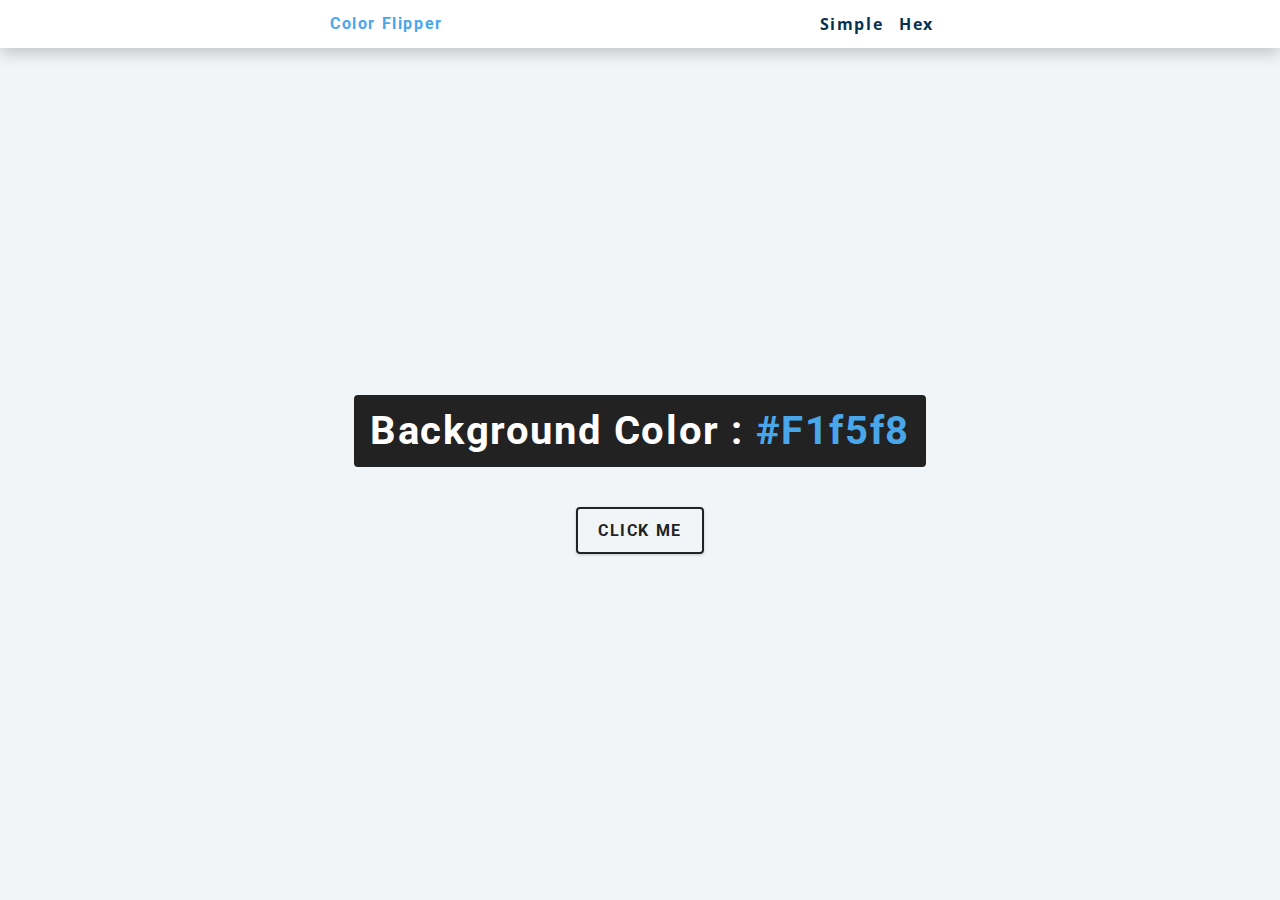
<file: 01_colorflipper/index.html>
<!DOCTYPE html>
<html lang="en">
    <head>
        <meta charset="UTF-8" />
        <meta name="viewport" content="width=device-width, initial-scale=1.0" />
        <title>Counter</title>
        <link rel="stylesheet" href="styles.css" />
    </head>
    <body>
        <nav>
            <div class="nav-center">
                <h4>color flipper</h4>
                <ul class="nav-links">
                    <li>
                        <a href="index.html">simple</a>
                    </li>
                    <li>
                        <a href="hex.html">hex</a>
                    </li> 
                </ul>
            </div>
        </nav>
        <main>
            <div class="container">
                <h2>background color : <span class="color">
                    #f1f5f8
                </span></h2>
                <button class="btn btn-hero" id="btn">click me</button>
            </div>
        </main>
        <script src="app.js"></script>
    </body>
</html>
</file>
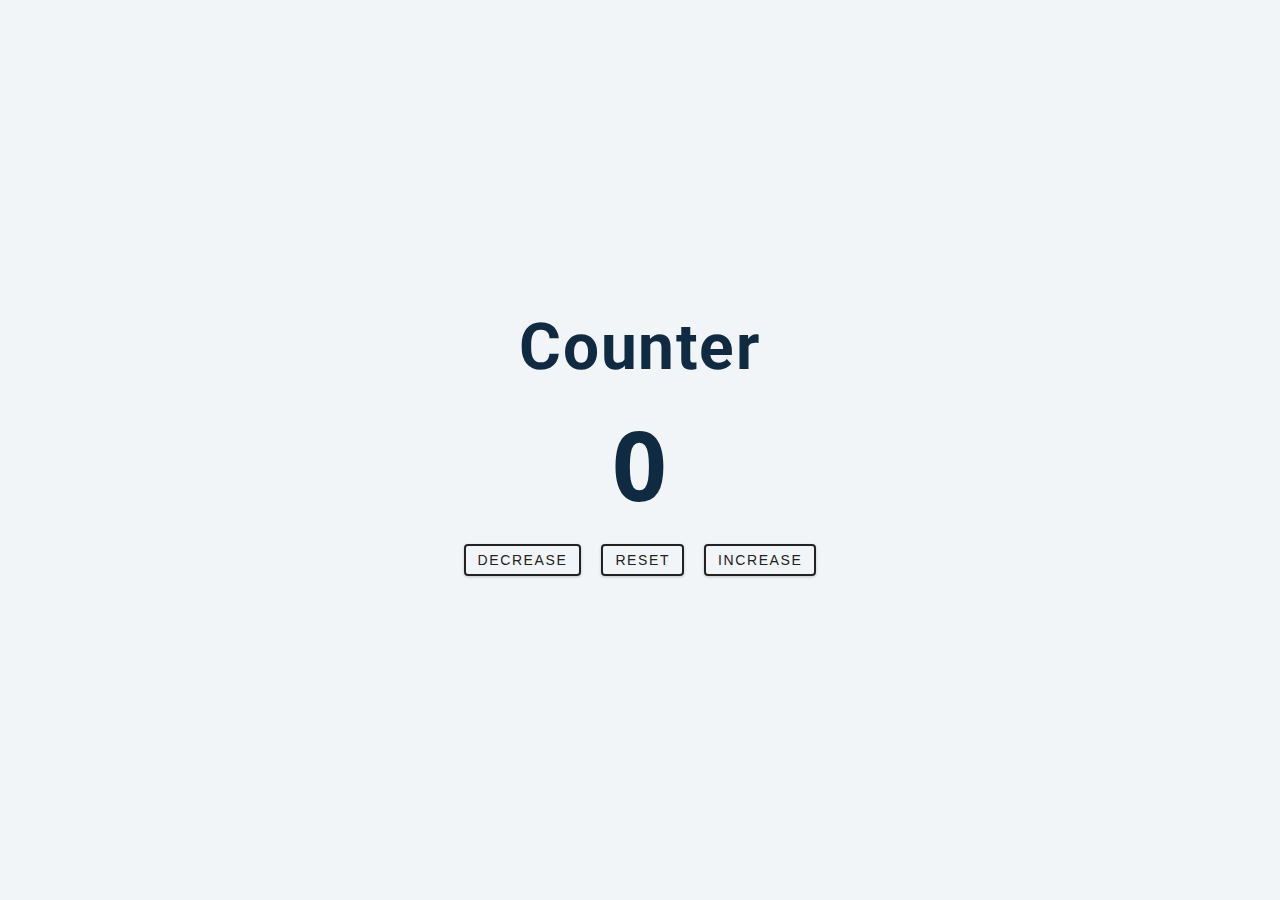
<file: 02_counter/index.html>
<!DOCTYPE html>
<html lang="en">
    <head>
        <meta charset="UTF-8" />
        <meta name="viewport" content="width=device-width, initial-scale=1.0" />
        <title>Color Flipper || Simple</title>
        <link rel="stylesheet" href="styles.css" />
    </head>
    <body>
        <main>
            <div class="container">
                <h1>
                    Counter
                </h1>
                <span id="value">0</span>
                <div class="button-container">
                    <button class="btn decrease">decrease</button>
                    <button class="btn reset">reset</button>
                    <button class="btn increase">increase</button>
                </div>
            </div>
        </main>
        <script src="app.js"></script>
    </body>
</html>
</file>
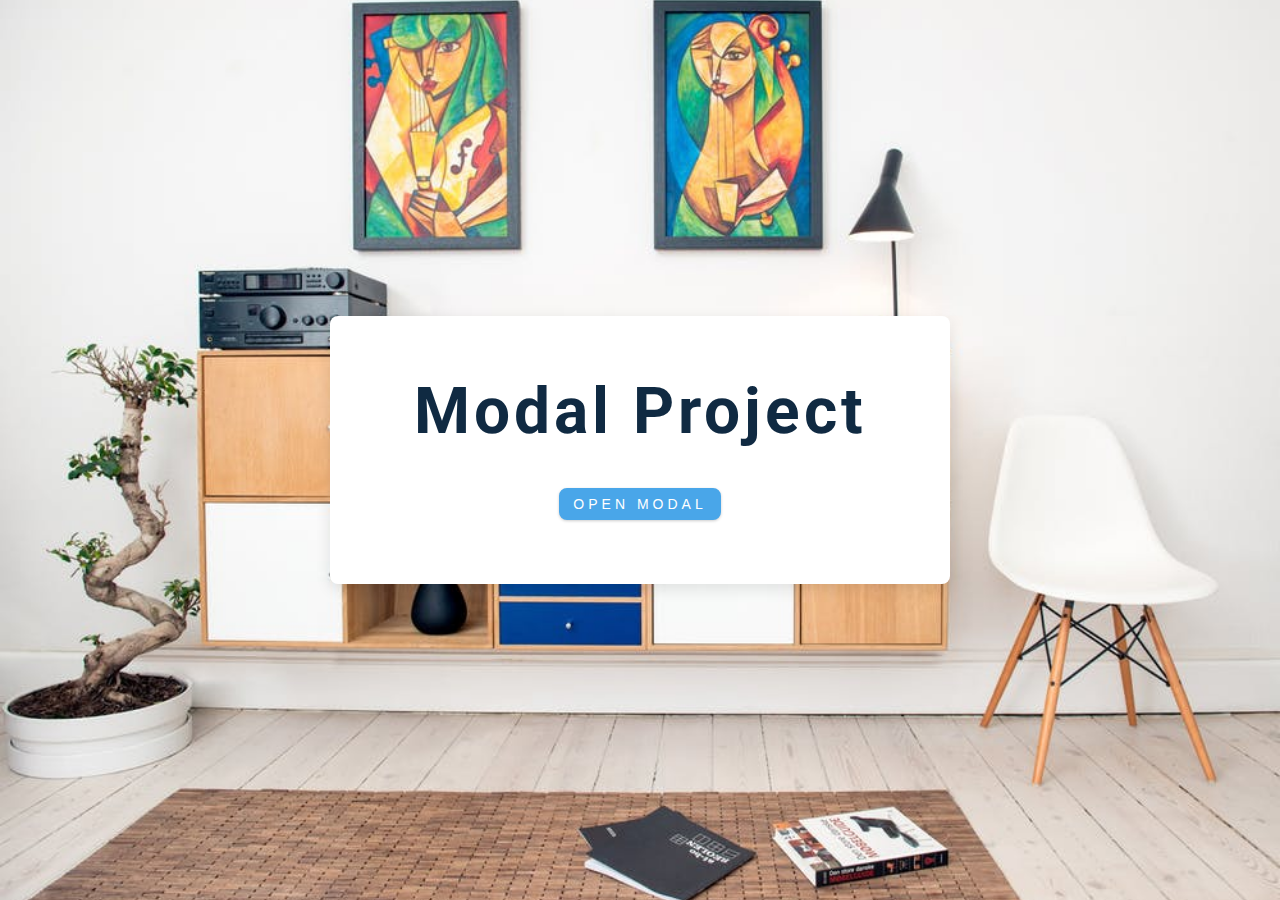
<file: 06_modal/index.html>
<!DOCTYPE html>
<html lang="en">
    <head>
        <meta charset="UTF-8" />
        <meta name="viewport" content="width=device-width, initial-scale=1.0" />
        <title>Modal</title>
        <link rel="stylesheet" href="https://cdnjs.cloudflare.com/ajax/libs/font-awesome/5.14.0/css/all.min.css" />
        <link rel="stylesheet" href="styles.css" />
    </head>
    <body>
        <header class="hero">
        <div class="banner">
            <h1>modal project</h1>
            <button class="btn modal-btn">
                open modal
            </button>
        </div>    
        </header>
        <div class="modal-overlay">
            <div class="modal-container">
              <h3>modal content</h3>
              <button class="close-btn">
                <i class="fas fa-times"></i>
              </button>  
            </div>
        </div>
        <script src="app.js"></script>
    </body>
</html>
</file>
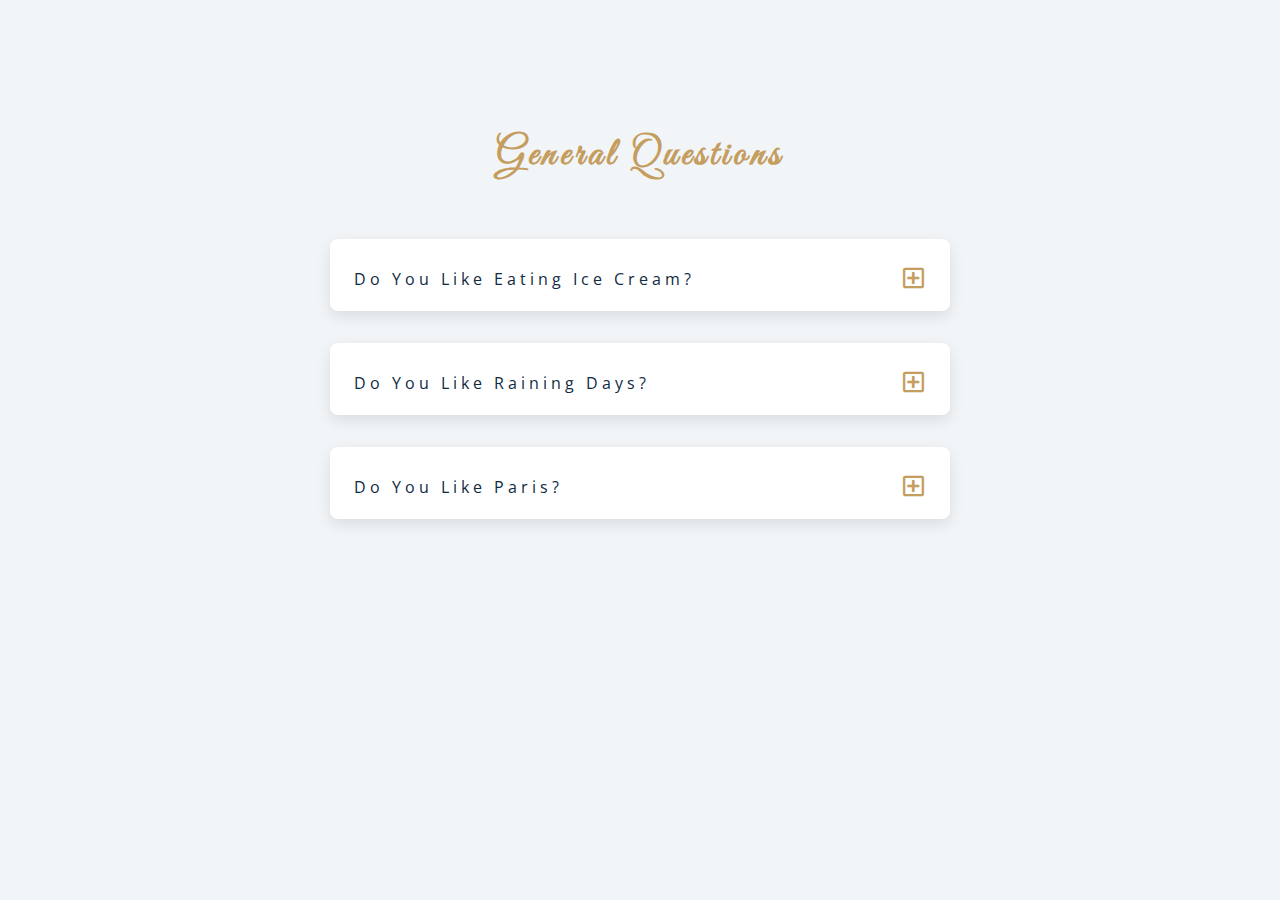
<file: 07_questions/index.html>
<!DOCTYPE html>
<html lang="en">
    <head>
        <meta charset="UTF-8" />
        <meta name="viewport" content="width=device-width, initial-scale=1.0" />
        <title>Modal</title>
        <link rel="stylesheet" href="https://cdnjs.cloudflare.com/ajax/libs/font-awesome/5.14.0/css/all.min.css" />
        <link rel ="stylesheet" href="https://fonts.googleapis.com/css?family=Great+Vibes&display=swap" />
        <link rel="stylesheet" href="styles.css" />
    </head>
    <body>
        <section class="questions">
            <div class="title">
                <h2>general questions</h2>
            </div>
            <div class="section-center">
                <article class="question">
                    <div class="question-title">
                        <p>Do you like eating ice cream?</p>
                        <button type="button" class="question-btn">
                            <span class="plus-icon">
                                <i class="far fa-plus-square"></i>
                            </span>
                            <span class="minus-icon">
                                <i class="far fa-minus-square"></i>
                            </span>
                        </button>  
                    </div>
                    <div class="question-text">
                        <p>
                          Lorem ipsum dolor sit amet consectetur adipisicing elit. Esse qui aliquam dolorem odit eligendi voluptas doloremque architecto praesentium placeat tempore.  
                        </p>
                    </div>   
                </article>
                <article class="question">
                    <div class="question-title">
                        <p>Do you like raining days?</p>
                        <button type="button" class="question-btn">
                            <span class="plus-icon">
                                <i class="far fa-plus-square"></i>
                            </span>
                            <span class="minus-icon">
                                <i class="far fa-minus-square"></i>
                            </span>
                        </button>  
                    </div>
                    <div class="question-text">
                        <p>
                          Lorem ipsum dolor sit amet consectetur adipisicing elit. Esse qui aliquam dolorem odit eligendi voluptas doloremque architecto praesentium placeat tempore.  
                        </p>
                    </div>   
                </article>
                <article class="question">
                    <div class="question-title">
                        <p>Do you like Paris?</p>
                        <button type="button" class="question-btn">
                            <span class="plus-icon">
                                <i class="far fa-plus-square"></i>
                            </span>
                            <span class="minus-icon">
                                <i class="far fa-minus-square"></i>
                            </span>
                        </button>  
                    </div>
                    <div class="question-text">
                        <p>
                          Lorem ipsum dolor sit amet consectetur adipisicing elit. Esse qui aliquam dolorem odit eligendi voluptas doloremque architecto praesentium placeat tempore.  
                        </p>
                    </div>    
                </article>
            </div>
        </section>
        <script src="app.js"></script>
    </body>
</html>
</file>
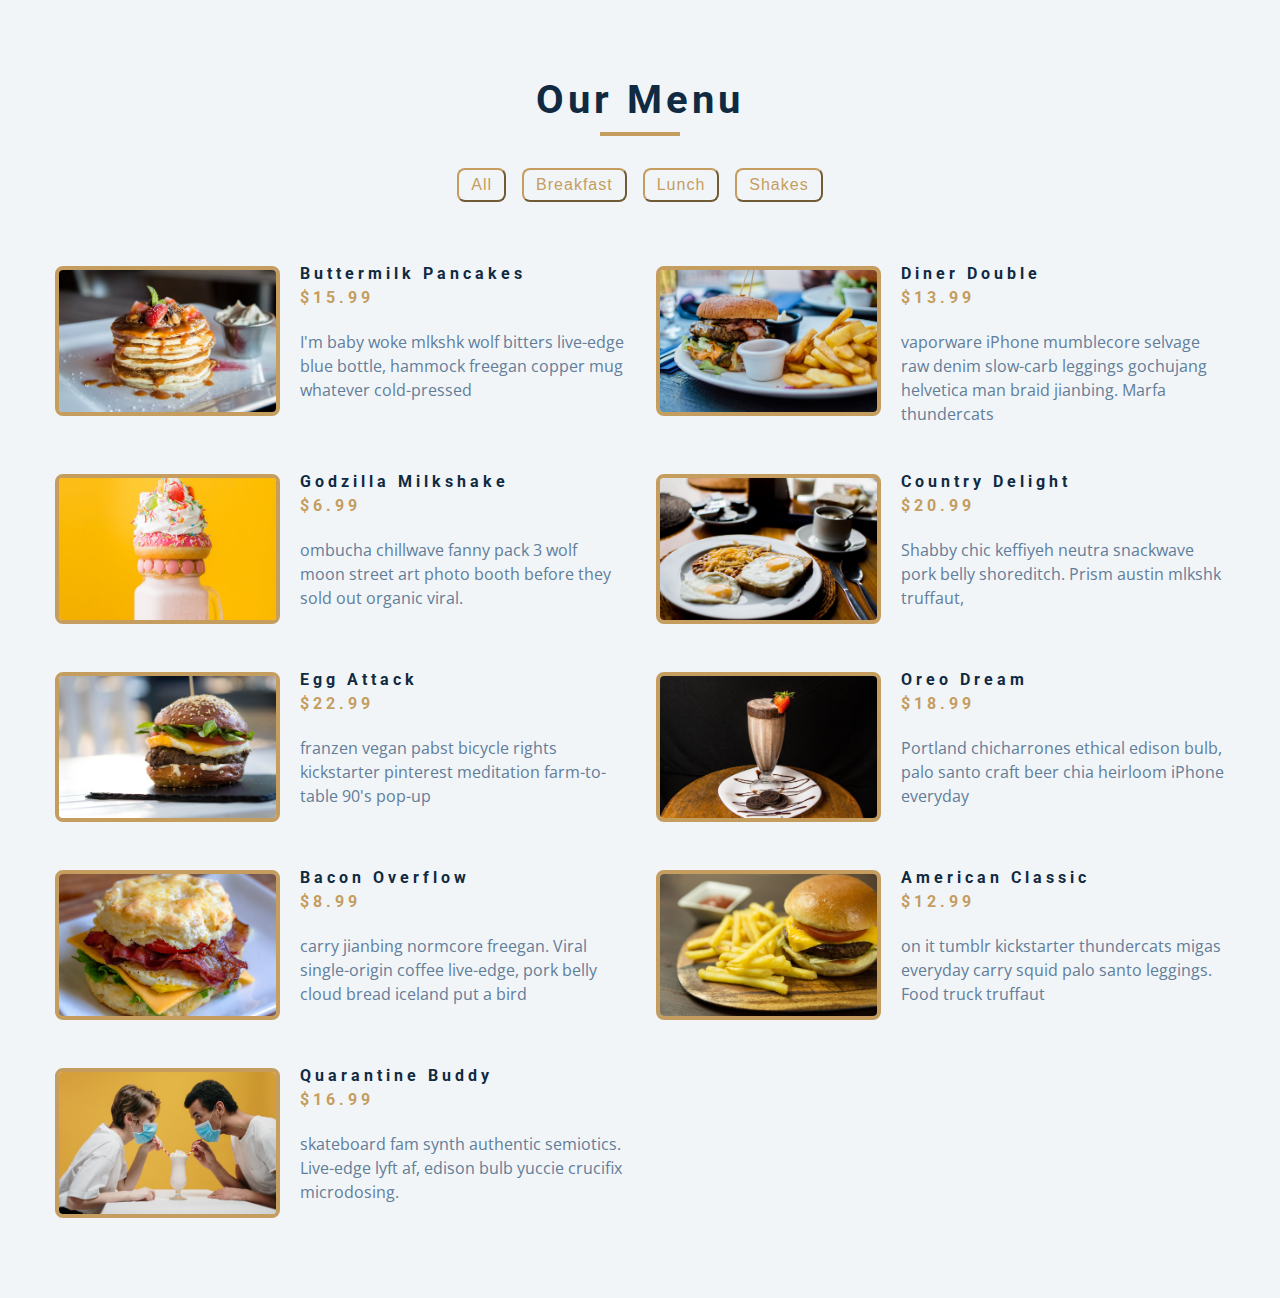
<file: 08_menu/index.html>
<!DOCTYPE html>
<html lang="en">
    <head>
        <meta charset="UTF-8" />
        <meta name="viewport" content="width=device-width, initial-scale=1.0" />
        <title>Modal</title>
        <link rel="stylesheet" href="https://cdnjs.cloudflare.com/ajax/libs/font-awesome/5.14.0/css/all.min.css" />
        <link rel="stylesheet" href="styles.css" />
    </head>
    <body>
        <section class="menu">
            <div class="title">
                <h2>our menu</h2>
                <div class="underline"></div>
            </div>
            <div class="btn-container">
                <button class="filter-btn" type="button" data-id="all">all</button>
                <button class="filter-btn" type="button" data-id="breakfast">breakfast</button>
                <button class="filter-btn" type="button" data-id="lunch">lunch</button>
                <button class="filter-btn" type="button" data-id="shakes">shakes</button>
            </div>
            <div class="section-center">
              <article class="menu-item">
                <img src="menu-item.jpeg" alt="menu item" class="photo" />
                <div class="item-info">
                    <head>
                        <h4>buttermilk pancakes</h4>
                        <h4 class="price">$15</h4>
                    </head>
                    <p class="item-text">Lorem ipsum dolor sit amet consectetur adipisicing elit. Natus quibusdam corrupti dicta itaque ipsa ducimus in eius porro quae ipsam?</p>
                </div>
              </article>
            </div>
        </section>
        <script src="app.js"></script>
    </body>
</html>
</file>
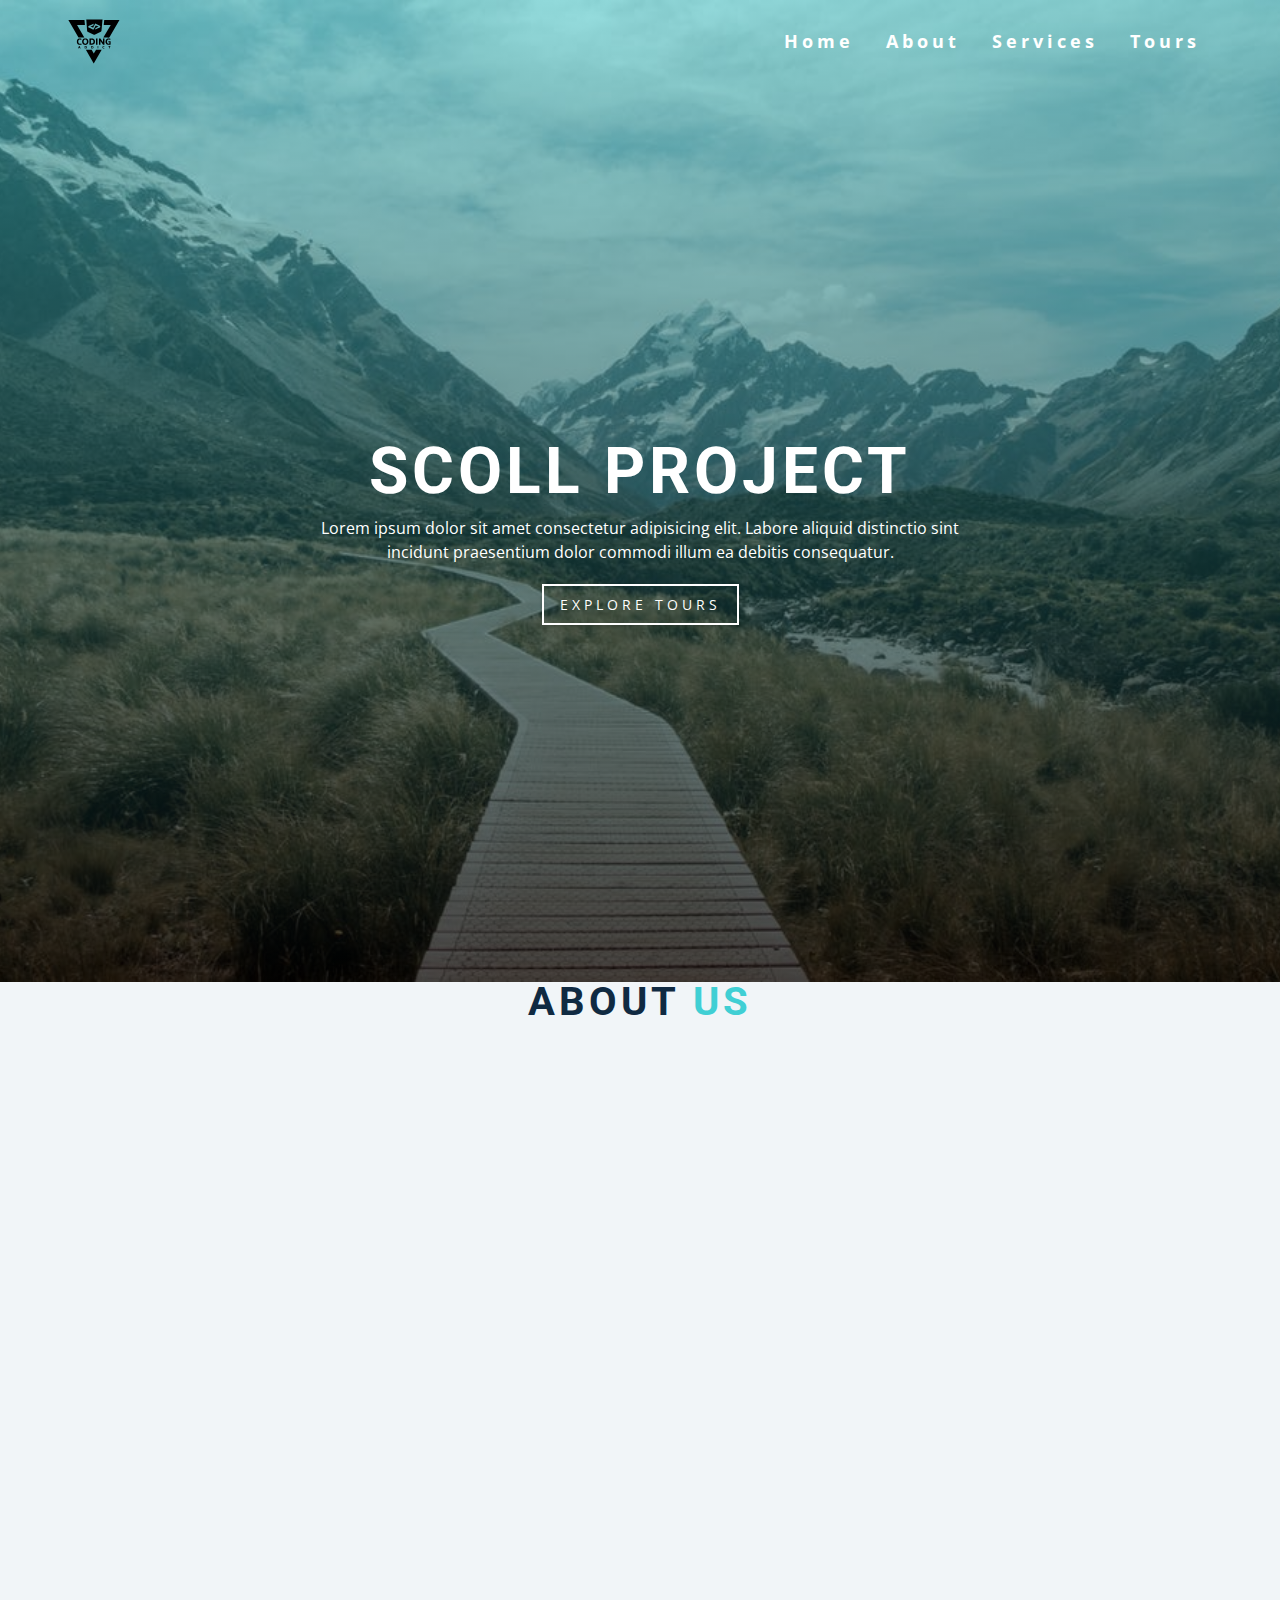
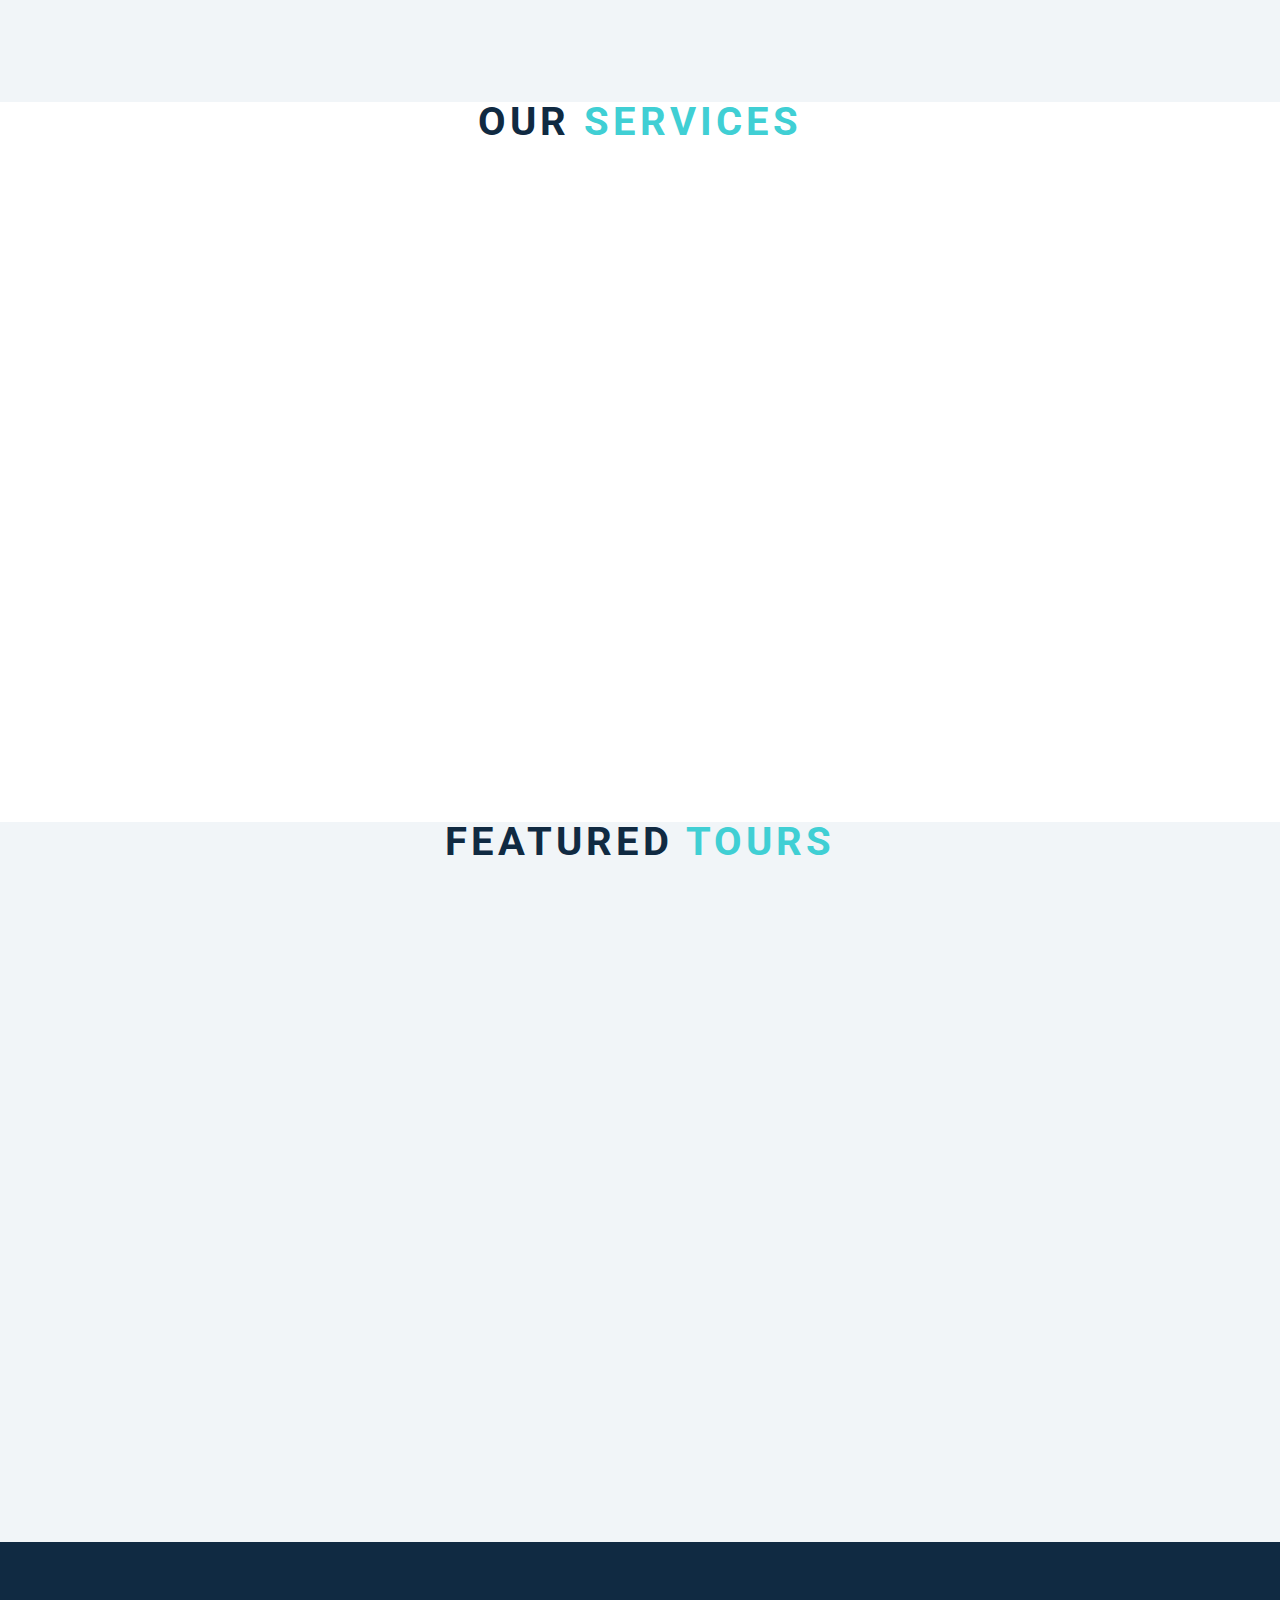
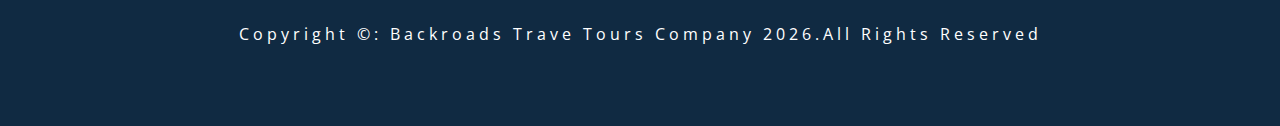
<file: 10_scroll/index.html>
<!DOCTYPE html>
<html lang="en">
    <head>
        <meta charset="UTF-8" />
        <meta name="viewport" content="width=device-width, initial-scale=1.0" />
        <title>Scoll</title>
        <link rel="stylesheet" href="styles.css" />
        <link rel="stylesheet" href="https://cdnjs.cloudflare.com/ajax/libs/font-awesome/5.14.0/css/all.min.css"/>
    </head>
    <body>
        <header id="home">
            <nav id="nav">
                <div class="nav-center">
                    <div class="nav-header">
                        <img src="./logo.svg" alt="logo" class="logo">
                        <button class="nav-toggle">
                            <i class="fas fa-bars"></i>
                        </button>
                    </div>
                    <div class="links-container">
                        <ul class="links">
                            <li>
                                <a href="#home" class="scroll-link">home</a>
                            </li>
                            <li>
                                <a href="#about" class="scroll-link">about</a>
                            </li>
                            <li>
                                <a href="#services" class="scroll-link">services</a>
                            </li>
                            <li>
                                <a href="#tours" class="scroll-link">tours</a>
                            </li>
                        </ul>
                    </div>
                </div>
            </nav>
            <div class="banner">
                <div class="container">
                    <h1>scoll project</h1>
                    <p>Lorem ipsum dolor sit amet consectetur adipisicing elit. Labore aliquid distinctio sint incidunt praesentium dolor commodi illum ea debitis consequatur.</p>
                    <a href="#tours" class="scroll-link btn btn-white">
                        explore tours
                    </a>
                </div> 
            </div>
        </header>
        <section id="about" class="section">
            <div class="title">
                <h2>about <span>us</span></h2>
            </div>
        </section>
        <section id="services" class="section">
            <div class="title">
                <h2>our <span>services</span></h2>
            </div>
        </section>
        <section id="tours" class="section">
            <div class="title">
                <h2>featured <span>tours</span></h2>
            </div>
        </section>
        <footer class="section">
            <p>
                copyright &copy: backroads trave tours company <span id="date"></span>.all rights reserved
            </p>
        </footer>
        <a href="#home" class="scroll-link top-link">
            <i class="fas fa-arrow-up"></i>
        </a>
        <script src="app.js"></script>
    </body>
</html>
</file>
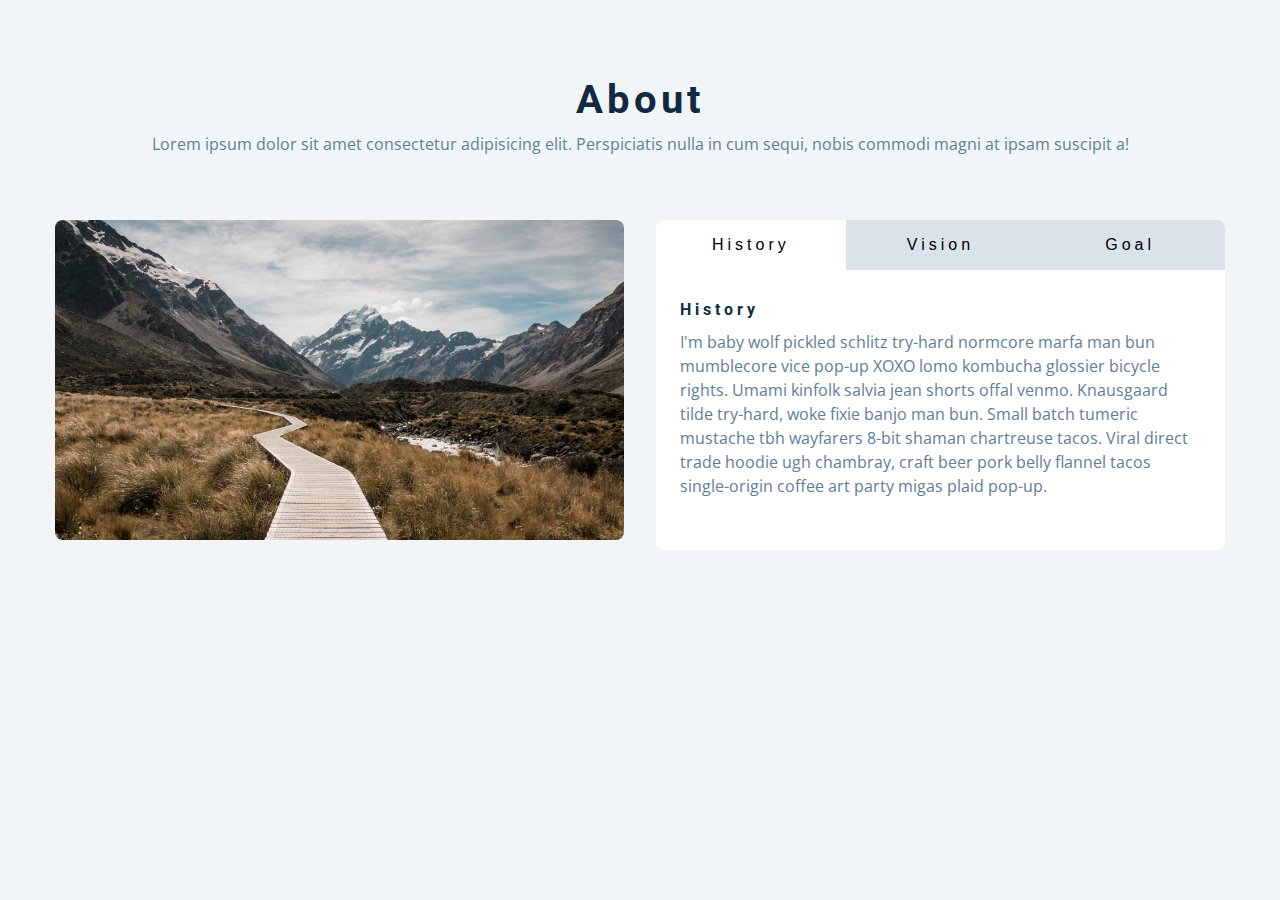
<file: 11_tabs/index.html>
<!DOCTYPE html>
<html lang="en">
    <head>
        <meta charset="UTF-8" />
        <meta name="viewport" content="width=device-width, initial-scale=1.0" />
        <title>Tabs</title>
        <link rel="stylesheet" href="styles.css" />
    </head>
    <body>
        <section class="section">
            <div class="title">
                <h2>about</h2>
                <p>Lorem ipsum dolor sit amet consectetur adipisicing elit. Perspiciatis nulla in cum sequi, nobis commodi magni at ipsam suscipit a!</p>
            </div>
            <div class="about-center section-center">
                <article class="about-img">
                    <img src="./hero-bcg.jpeg" alt="about picture" />
                </article>
                <article class="about">
                    <div class="btn-container">
                        <button class="tab-btn active" data-id="history">history </button>
                        <button class="tab-btn" data-id="vision">vision </button>
                        <button class="tab-btn" data-id="goal">goal </button>
                    </div>
                    <article class="about-content">
                        <div class="content active" id="history">
                            <h4>history</h4>
                            <p>
                                I'm baby wolf pickled schlitz try-hard normcore marfa man bun mumblecore vice
                                pop-up XOXO lomo kombucha glossier bicycle rights. Umami kinfolk salvia jean
                                shorts offal venmo. Knausgaard tilde try-hard, woke fixie banjo man bun. Small
                                batch tumeric mustache tbh wayfarers 8-bit shaman chartreuse tacos. Viral
                                direct trade hoodie ugh chambray, craft beer pork belly flannel tacos
                                single-origin coffee art party migas plaid pop-up.
                              </p>
                        </div>
                        <div class="content" id="vision">
                            <h4>vision</h4>
                            <p>
                                Man bun PBR&B keytar copper mug prism, hell of helvetica. Synth crucifix offal
                                deep v hella biodiesel. Church-key listicle polaroid put a bird on it
                                chillwave palo santo enamel pin, tattooed meggings franzen la croix cray.
                                Retro yr aesthetic four loko tbh helvetica air plant, neutra palo santo tofu
                                mumblecore. Hoodie bushwick pour-over jean shorts chartreuse shabby chic. Roof
                                party hammock master cleanse pop-up truffaut, bicycle rights skateboard
                                affogato readymade sustainable deep v live-edge schlitz narwhal.
                              </p>
                              <ul>
                                <li>list item</li>
                                <li>list item</li>
                                <li>list item</li>
                              </ul>
                        </div>
                        <div class="content" id="goal">
                            <h4>goal</h4>
                            <p>
                                Chambray authentic truffaut, kickstarter brunch taxidermy vape heirloom four
                                dollar toast raclette shoreditch church-key. Poutine etsy tote bag, cred
                                fingerstache leggings cornhole everyday carry blog gastropub. Brunch biodiesel
                                sartorial mlkshk swag, mixtape hashtag marfa readymade direct trade man braid
                                cold-pressed roof party. Small batch adaptogen coloring book heirloom.
                                Letterpress food truck hammock literally hell of wolf beard adaptogen everyday
                                carry. Dreamcatcher pitchfork yuccie, banh mi salvia venmo photo booth quinoa
                                chicharrones.
                              </p>
                        </div>
                    </article>
                </article>
            </div>
        </section>
        <script src="app.js"></script>
    </body>
</html>
</file>
<file: 01_colorflipper/styles.css>
/*
=============== 
Fonts
===============
*/
@import url("https://fonts.googleapis.com/css?family=Open+Sans|Roboto:400,700&display=swap");

/*
=============== 
Variables
===============
*/

:root {
  /* dark shades of primary color*/
  --clr-primary-1: hsl(205, 86%, 17%);
  --clr-primary-2: hsl(205, 77%, 27%);
  --clr-primary-3: hsl(205, 72%, 37%);
  --clr-primary-4: hsl(205, 63%, 48%);
  /* primary/main color */
  --clr-primary-5: hsl(205, 78%, 60%);
  /* lighter shades of primary color */
  --clr-primary-6: hsl(205, 89%, 70%);
  --clr-primary-7: hsl(205, 90%, 76%);
  --clr-primary-8: hsl(205, 86%, 81%);
  --clr-primary-9: hsl(205, 90%, 88%);
  --clr-primary-10: hsl(205, 100%, 96%);
  /* darkest grey - used for headings */
  --clr-grey-1: hsl(209, 61%, 16%);
  --clr-grey-2: hsl(211, 39%, 23%);
  --clr-grey-3: hsl(209, 34%, 30%);
  --clr-grey-4: hsl(209, 28%, 39%);
  /* grey used for paragraphs */
  --clr-grey-5: hsl(210, 22%, 49%);
  --clr-grey-6: hsl(209, 23%, 60%);
  --clr-grey-7: hsl(211, 27%, 70%);
  --clr-grey-8: hsl(210, 31%, 80%);
  --clr-grey-9: hsl(212, 33%, 89%);
  --clr-grey-10: hsl(210, 36%, 96%);
  --clr-white: #fff;
  --clr-red-dark: hsl(360, 67%, 44%);
  --clr-red-light: hsl(360, 71%, 66%);
  --clr-green-dark: hsl(125, 67%, 44%);
  --clr-green-light: hsl(125, 71%, 66%);
  --clr-black: #222;
  --ff-primary: "Roboto", sans-serif;
  --ff-secondary: "Open Sans", sans-serif;
  --transition: all 0.3s linear;
  --spacing: 0.1rem;
  --radius: 0.25rem;
  --light-shadow: 0 5px 15px rgba(0, 0, 0, 0.1);
  --dark-shadow: 0 5px 15px rgba(0, 0, 0, 0.2);
  --max-width: 1170px;
  --fixed-width: 620px;
}
/*
=============== 
Global Styles
===============
*/

*,
::after,
::before {
  margin: 0;
  padding: 0;
  box-sizing: border-box;
}
body {
  font-family: var(--ff-secondary);
  background: var(--clr-grey-10);
  color: var(--clr-grey-1);
  line-height: 1.5;
  font-size: 0.875rem;
}
ul {
  list-style-type: none;
}
a {
  text-decoration: none;
}
h1,
h2,
h3,
h4 {
  letter-spacing: var(--spacing);
  text-transform: capitalize;
  line-height: 1.25;
  margin-bottom: 0.75rem;
  font-family: var(--ff-primary);
}
h1 {
  font-size: 3rem;
}
h2 {
  font-size: 2rem;
}
h3 {
  font-size: 1.25rem;
}
h4 {
  font-size: 0.875rem;
}
p {
  margin-bottom: 1.25rem;
  color: var(--clr-grey-5);
}
@media screen and (min-width: 800px) {
  h1 {
    font-size: 4rem;
  }
  h2 {
    font-size: 2.5rem;
  }
  h3 {
    font-size: 1.75rem;
  }
  h4 {
    font-size: 1rem;
  }
  body {
    font-size: 1rem;
  }
  h1,
  h2,
  h3,
  h4 {
    line-height: 1;
  }
}
/*  global classes */

/* section */
.section {
  padding: 5rem 0;
}

.section-center {
  width: 90vw;
  margin: 0 auto;
  max-width: 1170px;
}
@media screen and (min-width: 992px) {
  .section-center {
    width: 95vw;
  }
}
main {
  min-height: 100vh;
  display: grid;
  place-items: center;
}

/*
=============== 
Nav
===============
*/
nav {
  background: var(--clr-white);
  height: 3rem;
  display: grid;
  align-items: center;
  box-shadow: var(--dark-shadow);
}
.nav-center {
  width: 90vw;
  max-width: var(--fixed-width);
  margin: 0 auto;
  display: flex;
  align-items: center;
  justify-content: space-between;
}
.nav-center h4 {
  margin-bottom: 0;
  color: var(--clr-primary-5);
}
.nav-links {
  display: flex;
}
nav a {
  text-transform: capitalize;
  font-weight: 700;
  font-size: 1rem;
  color: var(--clr-primary-1);
  letter-spacing: var(--spacing);
  margin-right: 1rem;
}
nav a:hover {
  color: var(--clr-primary-5);
}
/*
=============== 
Container
===============
*/
main {
  min-height: calc(100vh - 3rem);
  display: grid;
  place-items: center;
}
.container {
  text-align: center;
}
.container h2 {
  background: var(--clr-black);
  color: var(--clr-white);
  padding: 1rem;
  border-radius: var(--radius);
  margin-bottom: 2.5rem;
}
.color {
  color: var(--clr-primary-5);
}
.btn-hero {
  font-family: var(--ff-primary);
  text-transform: uppercase;
  background: transparent;
  color: var(--clr-black);
  letter-spacing: var(--spacing);
  display: inline-block;
  font-weight: 700;
  transition: var(--transition);
  border: 2px solid var(--clr-black);
  cursor: pointer;
  box-shadow: 0 1px 3px rgba(0, 0, 0, 0.2);
  border-radius: var(--radius);
  font-size: 1rem;
  padding: 0.75rem 1.25rem;
}
.btn-hero:hover {
  color: var(--clr-white);
  background: var(--clr-black);
}
</file>
<file: 02_counter/styles.css>
/* body {
    display: flex;
    justify-content: center;
    align-items: center;
    height: 100vh;
    margin: 0;
} */

/*
=============== 
Fonts
===============
*/
@import url("https://fonts.googleapis.com/css?family=Open+Sans|Roboto:400,700&display=swap");

/*
=============== 
Variables
===============
*/

:root {
  /* dark shades of primary color*/
  --clr-primary-1: hsl(205, 86%, 17%);
  --clr-primary-2: hsl(205, 77%, 27%);
  --clr-primary-3: hsl(205, 72%, 37%);
  --clr-primary-4: hsl(205, 63%, 48%);
  /* primary/main color */
  --clr-primary-5: hsl(205, 78%, 60%);
  /* lighter shades of primary color */
  --clr-primary-6: hsl(205, 89%, 70%);
  --clr-primary-7: hsl(205, 90%, 76%);
  --clr-primary-8: hsl(205, 86%, 81%);
  --clr-primary-9: hsl(205, 90%, 88%);
  --clr-primary-10: hsl(205, 100%, 96%);
  /* darkest grey - used for headings */
  --clr-grey-1: hsl(209, 61%, 16%);
  --clr-grey-2: hsl(211, 39%, 23%);
  --clr-grey-3: hsl(209, 34%, 30%);
  --clr-grey-4: hsl(209, 28%, 39%);
  /* grey used for paragraphs */
  --clr-grey-5: hsl(210, 22%, 49%);
  --clr-grey-6: hsl(209, 23%, 60%);
  --clr-grey-7: hsl(211, 27%, 70%);
  --clr-grey-8: hsl(210, 31%, 80%);
  --clr-grey-9: hsl(212, 33%, 89%);
  --clr-grey-10: hsl(210, 36%, 96%);
  --clr-white: #fff;
  --clr-red-dark: hsl(360, 67%, 44%);
  --clr-red-light: hsl(360, 71%, 66%);
  --clr-green-dark: hsl(125, 67%, 44%);
  --clr-green-light: hsl(125, 71%, 66%);
  --clr-black: #222;
  --ff-primary: "Roboto", sans-serif;
  --ff-secondary: "Open Sans", sans-serif;
  --transition: all 0.3s linear;
  --spacing: 0.1rem;
  --radius: 0.25rem;
  --light-shadow: 0 5px 15px rgba(0, 0, 0, 0.1);
  --dark-shadow: 0 5px 15px rgba(0, 0, 0, 0.2);
  --max-width: 1170px;
  --fixed-width: 620px;
}
/*
=============== 
Global Styles
===============
*/

*,
::after,
::before {
  margin: 0;
  padding: 0;
  box-sizing: border-box;
}
body {
  font-family: var(--ff-secondary);
  background: var(--clr-grey-10);
  color: var(--clr-grey-1);
  line-height: 1.5;
  font-size: 0.875rem;
}
ul {
  list-style-type: none;
}
a {
  text-decoration: none;
}
h1,
h2,
h3,
h4 {
  letter-spacing: var(--spacing);
  text-transform: capitalize;
  line-height: 1.25;
  margin-bottom: 0.75rem;
  font-family: var(--ff-primary);
}
h1 {
  font-size: 3rem;
}
h2 {
  font-size: 2rem;
}
h3 {
  font-size: 1.25rem;
}
h4 {
  font-size: 0.875rem;
}
p {
  margin-bottom: 1.25rem;
  color: var(--clr-grey-5);
}
@media screen and (min-width: 800px) {
  h1 {
    font-size: 4rem;
  }
  h2 {
    font-size: 2.5rem;
  }
  h3 {
    font-size: 1.75rem;
  }
  h4 {
    font-size: 1rem;
  }
  body {
    font-size: 1rem;
  }
  h1,
  h2,
  h3,
  h4 {
    line-height: 1;
  }
}
/*  global classes */

/* section */
.section {
  padding: 5rem 0;
}

.section-center {
  width: 90vw;
  margin: 0 auto;
  max-width: 1170px;
}
@media screen and (min-width: 992px) {
  .section-center {
    width: 95vw;
  }
}
main {
  min-height: 100vh;
  display: grid;
  place-items: center;
}

/*
=============== 
Counter
===============
*/

main {
  min-height: 100vh;
  display: grid;
  place-items: center;
}
.container {
  text-align: center;
}
#value {
  font-size: 6rem;
  font-weight: bold;
}
.btn {
  text-transform: uppercase;
  background: transparent;
  color: var(--clr-black);
  padding: 0.375rem 0.75rem;
  letter-spacing: var(--spacing);
  display: inline-block;
  transition: var(--transition);
  font-size: 0.875rem;
  border: 2px solid var(--clr-black);
  cursor: pointer;
  box-shadow: 0 1px 3px rgba(0, 0, 0, 0.2);
  border-radius: var(--radius);
  margin: 0.5rem;
}
.btn:hover {
  color: var(--clr-white);
  background: var(--clr-black);
}
</file>
<file: 06_modal/styles.css>
/*
=============== 
Fonts
===============
*/
@import url("https://fonts.googleapis.com/css?family=Open+Sans|Roboto:400,700&display=swap");

/*
=============== 
Variables
===============
*/

:root {
  /* dark shades of primary color*/
  --clr-primary-1: hsl(205, 86%, 17%);
  --clr-primary-2: hsl(205, 77%, 27%);
  --clr-primary-3: hsl(205, 72%, 37%);
  --clr-primary-4: hsl(205, 63%, 48%);
  /* primary/main color */
  --clr-primary-5: #49a6e9;
  /* --clr-primary-5: rgb(73, 166, 233); */
  /* lighter shades of primary color */
  --clr-primary-6: hsl(205, 89%, 70%);
  --clr-primary-7: hsl(205, 90%, 76%);
  --clr-primary-8: hsl(205, 86%, 81%);
  --clr-primary-9: hsl(205, 90%, 88%);
  --clr-primary-10: hsl(205, 100%, 96%);
  /* darkest grey - used for headings */
  --clr-grey-1: hsl(209, 61%, 16%);
  --clr-grey-2: hsl(211, 39%, 23%);
  --clr-grey-3: hsl(209, 34%, 30%);
  --clr-grey-4: hsl(209, 28%, 39%);
  /* grey used for paragraphs */
  --clr-grey-5: hsl(210, 22%, 49%);
  --clr-grey-6: hsl(209, 23%, 60%);
  --clr-grey-7: hsl(211, 27%, 70%);
  --clr-grey-8: hsl(210, 31%, 80%);
  --clr-grey-9: hsl(212, 33%, 89%);
  --clr-grey-10: hsl(210, 36%, 96%);
  --clr-white: #fff;
  --clr-red-dark: hsl(360, 67%, 44%);
  --clr-red-light: hsl(360, 71%, 66%);
  --clr-green-dark: hsl(125, 67%, 44%);
  --clr-green-light: hsl(125, 71%, 66%);
  --clr-black: #222;
  --ff-primary: "Roboto", sans-serif;
  --ff-secondary: "Open Sans", sans-serif;
  --transition: all 0.3s linear;
  --spacing: 0.25rem;
  --radius: 0.5rem;
  --light-shadow: 0 5px 15px rgba(0, 0, 0, 0.1);
  --dark-shadow: 0 5px 15px rgba(0, 0, 0, 0.2);
  --max-width: 1170px;
  --fixed-width: 620px;
}
/*
=============== 
Global Styles
===============
*/

*,
::after,
::before {
  margin: 0;
  padding: 0;
  box-sizing: border-box;
}
body {
  font-family: var(--ff-secondary);
  background: var(--clr-grey-10);
  color: var(--clr-grey-1);
  line-height: 1.5;
  font-size: 0.875rem;
}
ul {
  list-style-type: none;
}
a {
  text-decoration: none;
}
img:not(.logo) {
  width: 100%;
}
img {
  display: block;
}

h1,
h2,
h3,
h4 {
  letter-spacing: var(--spacing);
  text-transform: capitalize;
  line-height: 1.25;
  margin-bottom: 0.75rem;
  font-family: var(--ff-primary);
}
h1 {
  font-size: 3rem;
}
h2 {
  font-size: 2rem;
}
h3 {
  font-size: 1.25rem;
}
h4 {
  font-size: 0.875rem;
}
p {
  margin-bottom: 1.25rem;
  color: var(--clr-grey-5);
}
@media screen and (min-width: 800px) {
  h1 {
    font-size: 4rem;
  }
  h2 {
    font-size: 2.5rem;
  }
  h3 {
    font-size: 1.75rem;
  }
  h4 {
    font-size: 1rem;
  }
  body {
    font-size: 1rem;
  }
  h1,
  h2,
  h3,
  h4 {
    line-height: 1;
  }
}
/*  global classes */

.btn {
  text-transform: uppercase;
  background: transparent;
  color: var(--clr-black);
  padding: 0.375rem 0.75rem;
  letter-spacing: var(--spacing);
  display: inline-block;
  transition: var(--transition);
  font-size: 0.875rem;
  border: 2px solid var(--clr-black);
  cursor: pointer;
  box-shadow: 0 1px 3px rgba(0, 0, 0, 0.2);
  border-radius: var(--radius);
}
.btn:hover {
  color: var(--clr-white);
  background: var(--clr-black);
}
/* section */
.section {
  padding: 5rem 0;
}

.section-center {
  width: 90vw;
  margin: 0 auto;
  max-width: 1170px;
}
@media screen and (min-width: 992px) {
  .section-center {
    width: 95vw;
  }
}
main {
  min-height: 100vh;
  display: grid;
  place-items: center;
}
/*
=============== 
Modal
===============
*/
.hero {
  min-height: 100vh;
  background: url("./hero.jpeg") center/cover no-repeat;
  display: grid;
  place-items: center;
}
.banner {
  background: var(--clr-white);
  padding: 4rem 0;
  border-radius: var(--radius);
  box-shadow: var(--light-shadow);
  text-align: center;
  width: 90vw;
  max-width: var(--fixed-width);
}
.modal-btn {
  margin-top: 2rem;
  background: var(--clr-primary-5);
  border-color: var(--clr-primary-5);
  color: var(--clr-white);
}
.modal-btn:hover {
  background: transparent;
  color: var(--clr-primary-5);
}
.modal-overlay {
  position: fixed;
  top: 0;
  left: 0;
  width: 100%;
  height: 100%;
  background: rgba(73, 166, 233, 0.5);
  display: grid;
  place-items: center;
  transition: var(--transition);
  visibility: hidden;
  z-index: -10;
}
/* OPEN/CLOSE MODAL */
.open-modal {
  visibility: visible;
  z-index: 10;
}
.modal-container {
  background: var(--clr-white);
  border-radius: var(--radius);
  width: 90vw;
  height: 30vh;
  max-width: var(--fixed-width);
  text-align: center;
  display: grid;
  place-items: center;
  position: relative;
}
.close-btn {
  position: absolute;
  top: 1rem;
  right: 1rem;
  font-size: 2rem;
  background: transparent;
  border-color: transparent;
  color: var(--clr-red-dark);
  cursor: pointer;
  transition: var(--transition);
}
.close-btn:hover {
  color: var(--clr-red-light);
  transform: scale(1.3);
}
</file>
<file: 07_questions/styles.css>
/*
=============== 
Fonts
===============
*/
@import url("https://fonts.googleapis.com/css?family=Open+Sans|Roboto:400,700&display=swap");

/*
=============== 
Variables
===============
*/

:root {
  /* dark shades of primary color*/
  --clr-primary-1: hsl(205, 86%, 17%);
  --clr-primary-2: hsl(205, 77%, 27%);
  --clr-primary-3: hsl(205, 72%, 37%);
  --clr-primary-4: hsl(205, 63%, 48%);
  /* primary/main color */
  --clr-primary-5: #49a6e9;
  /* lighter shades of primary color */
  --clr-primary-6: hsl(205, 89%, 70%);
  --clr-primary-7: hsl(205, 90%, 76%);
  --clr-primary-8: hsl(205, 86%, 81%);
  --clr-primary-9: hsl(205, 90%, 88%);
  --clr-primary-10: hsl(205, 100%, 96%);
  /* darkest grey - used for headings */
  --clr-grey-1: hsl(209, 61%, 16%);
  --clr-grey-2: hsl(211, 39%, 23%);
  --clr-grey-3: hsl(209, 34%, 30%);
  --clr-grey-4: hsl(209, 28%, 39%);
  /* grey used for paragraphs */
  --clr-grey-5: hsl(210, 22%, 49%);
  --clr-grey-6: hsl(209, 23%, 60%);
  --clr-grey-7: hsl(211, 27%, 70%);
  --clr-grey-8: hsl(210, 31%, 80%);
  --clr-grey-9: hsl(212, 33%, 89%);
  --clr-grey-10: hsl(210, 36%, 96%);
  --clr-white: #fff;
  --clr-red-dark: hsl(360, 67%, 44%);
  --clr-red-light: hsl(360, 71%, 66%);
  --clr-green-dark: hsl(125, 67%, 44%);
  --clr-green-light: hsl(125, 71%, 66%);
  --clr-gold: #c59d5f;
  --clr-black: #222;
  --ff-primary: "Roboto", sans-serif;
  --ff-secondary: "Open Sans", sans-serif;
  --transition: all 0.3s linear;
  --spacing: 0.25rem;
  --radius: 0.5rem;
  --light-shadow: 0 5px 15px rgba(0, 0, 0, 0.1);
  --dark-shadow: 0 5px 15px rgba(0, 0, 0, 0.2);
  --max-width: 1170px;
  --fixed-width: 620px;
}
/*
=============== 
Global Styles
===============
*/

*,
::after,
::before {
  margin: 0;
  padding: 0;
  box-sizing: border-box;
}
body {
  font-family: var(--ff-secondary);
  background: var(--clr-grey-10);
  color: var(--clr-grey-1);
  line-height: 1.5;
  font-size: 0.875rem;
}
ul {
  list-style-type: none;
}
a {
  text-decoration: none;
}
img:not(.logo) {
  width: 100%;
}
img {
  display: block;
}

h1,
h2,
h3,
h4 {
  letter-spacing: var(--spacing);
  text-transform: capitalize;
  line-height: 1.25;
  margin-bottom: 0.75rem;
  font-family: var(--ff-primary);
}
h1 {
  font-size: 3rem;
}
h2 {
  font-size: 2rem;
}
h3 {
  font-size: 1.25rem;
}
h4 {
  font-size: 0.875rem;
}
p {
  margin-bottom: 1.25rem;
  color: var(--clr-grey-5);
}
@media screen and (min-width: 800px) {
  h1 {
    font-size: 4rem;
  }
  h2 {
    font-size: 2.5rem;
  }
  h3 {
    font-size: 1.75rem;
  }
  h4 {
    font-size: 1rem;
  }
  body {
    font-size: 1rem;
  }
  h1,
  h2,
  h3,
  h4 {
    line-height: 1;
  }
}
/*  global classes */

.btn {
  text-transform: uppercase;
  background: transparent;
  color: var(--clr-black);
  padding: 0.375rem 0.75rem;
  letter-spacing: var(--spacing);
  display: inline-block;
  transition: var(--transition);
  font-size: 0.875rem;
  border: 2px solid var(--clr-black);
  cursor: pointer;
  box-shadow: 0 1px 3px rgba(0, 0, 0, 0.2);
  border-radius: var(--radius);
}
.btn:hover {
  color: var(--clr-white);
  background: var(--clr-black);
}
/* section */
.section {
  padding: 5rem 0;
}

.section-center {
  width: 90vw;
  margin: 0 auto;
  max-width: 1170px;
}
@media screen and (min-width: 992px) {
  .section-center {
    width: 95vw;
  }
}
main {
  min-height: 100vh;
  display: grid;
  place-items: center;
}
/*
=============== 
Questions
===============
*/
.title {
  margin-top: 15vh;
  margin-bottom: 4rem;
}
.title h2 {
  color: var(--clr-gold);
  font-family: "Great Vibes", cursive;
  text-align: center;
}
.section-center {
  max-width: var(--fixed-width);
}
.question {
  background: var(--clr-white);
  border-radius: var(--radius);
  box-shadow: var(--light-shadow);
  padding: 1.5rem 1.5rem 0 1.5rem;
  margin-bottom: 2rem;
}
.question-title {
  display: flex;
  justify-content: space-between;
  align-items: center;
  text-transform: capitalize;
  padding-bottom: 1rem;
}
.question-title p {
  margin-bottom: 0;
  letter-spacing: var(--spacing);
  color: var(--clr-grey-1);
}
.question-btn {
  font-size: 1.5rem;
  background: transparent;
  border-color: transparent;
  cursor: pointer;
  color: var(--clr-gold);
  transition: var(--transition);
}
.question-btn:hover {
  transform: rotate(90deg);
}
.question-text {
  padding: 1rem 0 1.5rem 0;
  border-top: 1px solid rgba(0, 0, 0, 0.2);
}
.question-text p {
  margin-bottom: 0;
}
/* hide text */
.question-text {
  display: none;
}
.show-text .question-text {
  display: block;
}
.minus-icon {
  display: none;
}
.show-text .minus-icon {
  display: inline;
}
.show-text .plus-icon {
  display: none;
}
</file>
<file: 08_menu/styles.css>
/*
=============== 
Fonts
===============
*/
@import url("https://fonts.googleapis.com/css?family=Open+Sans|Roboto:400,700&display=swap");

/*
=============== 
Variables
===============
*/

:root {
  /* dark shades of primary color*/
  --clr-primary-1: hsl(205, 86%, 17%);
  --clr-primary-2: hsl(205, 77%, 27%);
  --clr-primary-3: hsl(205, 72%, 37%);
  --clr-primary-4: hsl(205, 63%, 48%);
  /* primary/main color */
  --clr-primary-5: #49a6e9;
  /* lighter shades of primary color */
  --clr-primary-6: hsl(205, 89%, 70%);
  --clr-primary-7: hsl(205, 90%, 76%);
  --clr-primary-8: hsl(205, 86%, 81%);
  --clr-primary-9: hsl(205, 90%, 88%);
  --clr-primary-10: hsl(205, 100%, 96%);
  /* darkest grey - used for headings */
  --clr-grey-1: hsl(209, 61%, 16%);
  --clr-grey-2: hsl(211, 39%, 23%);
  --clr-grey-3: hsl(209, 34%, 30%);
  --clr-grey-4: hsl(209, 28%, 39%);
  /* grey used for paragraphs */
  --clr-grey-5: hsl(210, 22%, 49%);
  --clr-grey-6: hsl(209, 23%, 60%);
  --clr-grey-7: hsl(211, 27%, 70%);
  --clr-grey-8: hsl(210, 31%, 80%);
  --clr-grey-9: hsl(212, 33%, 89%);
  --clr-grey-10: hsl(210, 36%, 96%);
  --clr-white: #fff;
  --clr-red-dark: hsl(360, 67%, 44%);
  --clr-red-light: hsl(360, 71%, 66%);
  --clr-green-dark: hsl(125, 67%, 44%);
  --clr-green-light: hsl(125, 71%, 66%);
  --clr-gold: #c59d5f;
  --clr-black: #222;
  --ff-primary: "Roboto", sans-serif;
  --ff-secondary: "Open Sans", sans-serif;
  --transition: all 0.3s linear;
  --spacing: 0.25rem;
  --radius: 0.5rem;
  --light-shadow: 0 5px 15px rgba(0, 0, 0, 0.1);
  --dark-shadow: 0 5px 15px rgba(0, 0, 0, 0.2);
  --max-width: 1170px;
  --fixed-width: 620px;
}
/*
=============== 
Global Styles
===============
*/

*,
::after,
::before {
  margin: 0;
  padding: 0;
  box-sizing: border-box;
}
body {
  font-family: var(--ff-secondary);
  background: var(--clr-grey-10);
  color: var(--clr-grey-1);
  line-height: 1.5;
  font-size: 0.875rem;
}
ul {
  list-style-type: none;
}
a {
  text-decoration: none;
}
img:not(.logo) {
  width: 100%;
}
img {
  display: block;
}

h1,
h2,
h3,
h4 {
  letter-spacing: var(--spacing);
  text-transform: capitalize;
  line-height: 1.25;
  margin-bottom: 0.75rem;
  font-family: var(--ff-primary);
}
h1 {
  font-size: 3rem;
}
h2 {
  font-size: 2rem;
}
h3 {
  font-size: 1.25rem;
}
h4 {
  font-size: 0.875rem;
}
p {
  margin-bottom: 1.25rem;
  color: var(--clr-grey-5);
}
@media screen and (min-width: 800px) {
  h1 {
    font-size: 4rem;
  }
  h2 {
    font-size: 2.5rem;
  }
  h3 {
    font-size: 1.75rem;
  }
  h4 {
    font-size: 1rem;
  }
  body {
    font-size: 1rem;
  }
  h1,
  h2,
  h3,
  h4 {
    line-height: 1;
  }
}
/*  global classes */

.btn {
  text-transform: uppercase;
  background: transparent;
  color: var(--clr-black);
  padding: 0.375rem 0.75rem;
  letter-spacing: var(--spacing);
  display: inline-block;
  transition: var(--transition);
  font-size: 0.875rem;
  border: 2px solid var(--clr-black);
  cursor: pointer;
  box-shadow: 0 1px 3px rgba(0, 0, 0, 0.2);
  border-radius: var(--radius);
  /* border: none; */
}
.btn:hover {
  color: var(--clr-white);
  background: var(--clr-black);
}
/* section */
.section {
  padding: 5rem 0;
}

main {
  min-height: 100vh;
  display: grid;
  place-items: center;
}
/*
=============== 
Menu
===============
*/

.menu {
  padding: 5rem 0;
}
.title {
  text-align: center;
  margin-bottom: 2rem;
}
.underline {
  width: 5rem;
  height: 0.25rem;
  background: var(--clr-gold);
  margin-left: auto;
  margin-right: auto;
}
.btn-container {
  margin-bottom: 4rem;
  display: flex;
  justify-content: center;
}
.filter-btn {
  background: transparent;
  border-color: var(--clr-gold);
  font-size: 1rem;
  text-transform: capitalize;
  margin: 0 0.5rem;
  letter-spacing: 1px;
  border-radius: var(--radius);
  padding: 0.375rem 0.75rem;
  color: var(--clr-gold);
  cursor: pointer;
  transition: var(--transition);
}
.filter-btn:hover {
  background: var(--clr-gold);
  color: var(--clr-white);
}
.section-center {
  width: 90vw;
  margin: 0 auto;
  max-width: 1170px;
  display: grid;
  gap: 3rem 2rem;
  justify-items: center;
}
.menu-item {
  display: grid;
  gap: 1rem 2rem;
  max-width: 25rem;
}
.photo {
  object-fit: cover;
  height: 200px;
  border: 0.25rem solid var(--clr-gold);
  border-radius: var(--radius);
}
.item-info header {
  display: flex;
  justify-content: space-between;
  border-bottom: 0.5px dotted var(--clr-grey-5);
}
.item-info h4 {
  margin-bottom: 0.5rem;
}
.price {
  color: var(--clr-gold);
}
.item-text {
  margin-bottom: 0;
  padding-top: 1rem;
}

@media screen and (min-width: 768px) {
  .menu-item {
    grid-template-columns: 225px 1fr;
    gap: 0 1.25rem;
    max-width: 40rem;
  }
  .photo {
    height: 175px;
  }
}
@media screen and (min-width: 1200px) {
  .section-center {
    width: 95vw;
    grid-template-columns: 1fr 1fr;
  }
  .photo {
    height: 150px;
  }
}
</file>
<file: 10_scroll/styles.css>
/*
=============== 
Fonts
===============
*/
@import url("https://fonts.googleapis.com/css?family=Open+Sans|Roboto:400,700&display=swap");

/*
=============== 
Variables
===============
*/

:root {
  /* dark shades of primary color*/
  --clr-primary-1: hsl(205, 86%, 17%);
  --clr-primary-2: hsl(205, 77%, 27%);
  --clr-primary-3: hsl(205, 72%, 37%);
  --clr-primary-4: hsl(205, 63%, 48%);
  /* primary/main color */
  --clr-primary-5: #49a6e9;
  /* lighter shades of primary color */
  --clr-primary-6: hsl(205, 89%, 70%);
  --clr-primary-7: hsl(205, 90%, 76%);
  --clr-primary-8: hsl(205, 86%, 81%);
  --clr-primary-9: hsl(205, 90%, 88%);
  --clr-primary-10: hsl(205, 100%, 96%);
  /* darkest grey - used for headings */
  --clr-grey-1: hsl(209, 61%, 16%);
  --clr-grey-2: hsl(211, 39%, 23%);
  --clr-grey-3: hsl(209, 34%, 30%);
  --clr-grey-4: hsl(209, 28%, 39%);
  /* grey used for paragraphs */
  --clr-grey-5: hsl(210, 22%, 49%);
  --clr-grey-6: hsl(209, 23%, 60%);
  --clr-grey-7: hsl(211, 27%, 70%);
  --clr-grey-8: hsl(210, 31%, 80%);
  --clr-grey-9: hsl(212, 33%, 89%);
  --clr-grey-10: hsl(210, 36%, 96%);
  --clr-white: #fff;
  --clr-red-dark: hsl(360, 67%, 44%);
  --clr-red-light: hsl(360, 71%, 66%);
  --clr-green-dark: hsl(125, 67%, 44%);
  --clr-green-light: hsl(125, 71%, 66%);
  --clr-secondary: hsla(182, 63%, 54%);
  --clr-black: #222;
  --ff-primary: "Roboto", sans-serif;
  --ff-secondary: "Open Sans", sans-serif;
  --transition: all 0.3s linear;
  --spacing: 0.25rem;
  --radius: 0.5rem;
  --light-shadow: 0 5px 15px rgba(0, 0, 0, 0.1);
  --dark-shadow: 0 5px 15px rgba(0, 0, 0, 0.2);
  --max-width: 1170px;
  --fixed-width: 620px;
}
/*
=============== 
Global Styles
===============
*/
html {
  scroll-behavior: smooth;
}
*,
::after,
::before {
  margin: 0;
  padding: 0;
  box-sizing: border-box;
}
body {
  font-family: var(--ff-secondary);
  background: var(--clr-grey-10);
  color: var(--clr-grey-1);
  line-height: 1.5;
  font-size: 0.875rem;
}
ul {
  list-style-type: none;
}
a {
  text-decoration: none;
}
img:not(.logo) {
  width: 100%;
}
img {
  display: block;
}

h1,
h2,
h3,
h4 {
  letter-spacing: var(--spacing);
  text-transform: capitalize;
  line-height: 1.25;
  margin-bottom: 0.75rem;
  font-family: var(--ff-primary);
}
h1 {
  font-size: 3rem;
}
h2 {
  font-size: 2rem;
}
h3 {
  font-size: 1.25rem;
}
h4 {
  font-size: 0.875rem;
}
p {
  margin-bottom: 1.25rem;
  color: var(--clr-grey-5);
}
@media screen and (min-width: 800px) {
  h1 {
    font-size: 4rem;
  }
  h2 {
    font-size: 2.5rem;
  }
  h3 {
    font-size: 1.75rem;
  }
  h4 {
    font-size: 1rem;
  }
  body {
    font-size: 1rem;
  }
  h1,
  h2,
  h3,
  h4 {
    line-height: 1;
  }
}
/*  global classes */

.btn {
  text-transform: uppercase;
  background: transparent;
  color: var(--clr-black);
  padding: 0.375rem 0.75rem;
  letter-spacing: var(--spacing);
  display: inline-block;
  transition: var(--transition);
  font-size: 0.875rem;
  border: 2px solid var(--clr-black);
  cursor: pointer;
  box-shadow: 0 1px 3px rgba(0, 0, 0, 0.2);
  border-radius: var(--radius);
}
.btn:hover {
  color: var(--clr-white);
  background: var(--clr-black);
}
.btn-white {
  color: var(--clr-white);
  border-color: var(--clr-white);
  border-radius: 0;
  padding: 0.5rem 1rem;
}
.btn:hover {
  background: var(--clr-white);
  color: var(--clr-secondary);
}
/* section */
.section {
  padding-bottom: 5rem;
}

.section-center {
  width: 90vw;
  margin: 0 auto;
  max-width: 1170px;
}
@media screen and (min-width: 992px) {
  .section-center {
    width: 95vw;
  }
}
main {
  min-height: 100vh;
  display: grid;
  place-items: center;
}
/*
=============== 
Scroll
===============
*/
/* navbar */
nav {
  background: var(--clr-white);
  padding: 1rem 1.5rem;
}
/* fixed nav */
.fixed-nav {
  position: fixed;
  top: 0;
  left: 0;
  width: 100%;
  background: var(--clr-white);
  box-shadow: var(--light-shadow);
}
.fixed-nav .links a {
  color: var(--clr-grey-1);
}
.fixed-nav .links a:hover {
  color: var(--clr-secondary);
}
/* .fixed-nav .links-container {
  height: auto !important;
} */
.nav-header {
  display: flex;
  align-items: center;
  justify-content: space-between;
}
.nav-toggle {
  font-size: 1.5rem;
  color: var(--clr-grey-1);
  background: transparent;
  border-color: transparent;
  transition: var(--transition);
  cursor: pointer;
}
.nav-toggle:hover {
  color: var(--clr-secondary);
}
.logo {
  height: 50px;
}
.links-container {
  height: 0;
  overflow: hidden;
  transition: var(--transition);
}
.show-links {
  height: 200px;
}
.links a {
  background: var(--clr-white);
  color: var(--clr-grey-5);
  font-size: 1.1rem;
  text-transform: capitalize;
  letter-spacing: var(--spacing);
  display: block;
  transition: var(--transition);
  font-weight: bold;
  padding: 0.75rem 0;
}
.links a:hover {
  color: var(--clr-grey-1);
}
@media screen and (min-width: 800px) {
  nav {
    background: transparent;
  }
  .nav-center {
    width: 90vw;
    max-width: 1170px;
    margin: 0 auto;
    display: flex;
    align-items: center;
    justify-content: space-between;
  }
  .nav-header {
    padding: 0;
  }
  .nav-toggle {
    display: none;
  }
  .links-container {
    height: auto !important;
  }
  .links {
    display: flex;
  }
  .links a {
    background: transparent;
    color: var(--clr-white);
    font-size: 1.1rem;
    text-transform: capitalize;
    letter-spacing: var(--spacing);
    display: block;
    transition: var(--transition);
    margin: 0 1rem;
    font-weight: bold;
    padding: 0;
  }
  .links a:hover {
    color: var(--clr-white);
  }
}
/* hero */
header {
  min-height: 100vh;
  background: linear-gradient(rgba(63, 208, 212, 0.5), rgba(0, 0, 0, 0.7)),
    url(./hero-bcg.jpeg) center/cover no-repeat;
}
.banner {
  min-height: 100vh;
  display: grid;
  place-items: center;
  text-align: center;
}
.container h1 {
  color: var(--clr-white);
  text-transform: uppercase;
}
.container p {
  color: var(--clr-white);
  max-width: 25rem;
  margin: 0 auto;
  margin-bottom: 1.25rem;
}
@media screen and (min-width: 768px) {
  .container p {
    max-width: 40rem;
  }
}
/* sections and title */
.title h2 {
  text-align: center;
  text-transform: uppercase;
}
.title span {
  color: var(--clr-secondary);
}
#about,
#services,
#tours {
  height: 80vh;
}
#services {
  background: var(--clr-white);
}
footer {
  background: var(--clr-grey-1);
  padding: 5rem 1rem;
}
footer p {
  color: var(--clr-white);
  text-align: center;
  text-transform: capitalize;
  letter-spacing: var(--spacing);
  margin-bottom: 0;
}

.top-link {
  font-size: 1.25rem;
  position: fixed;
  bottom: 3rem;
  right: 3rem;
  background: var(--clr-secondary);
  width: 2rem;
  height: 2rem;
  display: grid;
  place-items: center;
  border-radius: var(--radius);
  color: var(--clr-white);
  animation: bounce 2s ease-in-out infinite;
  visibility: hidden;
  z-index: -100;
}
.show-link {
  visibility: visible;
  z-index: 100;
}

@keyframes bounce {
  0% {
    transform: scale(1);
  }
  50% {
    transform: scale(1.5);
  }
  100% {
    transform: scale(1);
  }
}
</file>
<file: 11_tabs/styles.css>
/*
=============== 
Fonts
===============
*/
@import url("https://fonts.googleapis.com/css?family=Open+Sans|Roboto:400,700&display=swap");

/*
=============== 
Variables
===============
*/

:root {
  /* dark shades of primary color*/
  --clr-primary-1: hsl(205, 86%, 17%);
  --clr-primary-2: hsl(205, 77%, 27%);
  --clr-primary-3: hsl(205, 72%, 37%);
  --clr-primary-4: hsl(205, 63%, 48%);
  /* primary/main color */
  --clr-primary-5: #49a6e9;
  /* lighter shades of primary color */
  --clr-primary-6: hsl(205, 89%, 70%);
  --clr-primary-7: hsl(205, 90%, 76%);
  --clr-primary-8: hsl(205, 86%, 81%);
  --clr-primary-9: hsl(205, 90%, 88%);
  --clr-primary-10: hsl(205, 100%, 96%);
  /* darkest grey - used for headings */
  --clr-grey-1: hsl(209, 61%, 16%);
  --clr-grey-2: hsl(211, 39%, 23%);
  --clr-grey-3: hsl(209, 34%, 30%);
  --clr-grey-4: hsl(209, 28%, 39%);
  /* grey used for paragraphs */
  --clr-grey-5: hsl(210, 22%, 49%);
  --clr-grey-6: hsl(209, 23%, 60%);
  --clr-grey-7: hsl(211, 27%, 70%);
  --clr-grey-8: hsl(210, 31%, 80%);
  --clr-grey-9: hsl(212, 33%, 89%);
  --clr-grey-10: hsl(210, 36%, 96%);
  --clr-white: #fff;
  --clr-red-dark: hsl(360, 67%, 44%);
  --clr-red-light: hsl(360, 71%, 66%);
  --clr-green-dark: hsl(125, 67%, 44%);
  --clr-green-light: hsl(125, 71%, 66%);
  --clr-black: #222;
  --ff-primary: "Roboto", sans-serif;
  --ff-secondary: "Open Sans", sans-serif;
  --transition: all 0.3s linear;
  --spacing: 0.25rem;
  --radius: 0.5rem;
  --light-shadow: 0 5px 15px rgba(0, 0, 0, 0.1);
  --dark-shadow: 0 5px 15px rgba(0, 0, 0, 0.2);
  --max-width: 1170px;
  --fixed-width: 620px;
}
/*
=============== 
Global Styles
===============
*/

*,
::after,
::before {
  margin: 0;
  padding: 0;
  box-sizing: border-box;
}
body {
  font-family: var(--ff-secondary);
  background: var(--clr-grey-10);
  color: var(--clr-grey-1);
  line-height: 1.5;
  font-size: 0.875rem;
}
ul {
  list-style-type: none;
}
a {
  text-decoration: none;
}
img:not(.logo) {
  width: 100%;
}
img {
  display: block;
}

h1,
h2,
h3,
h4 {
  letter-spacing: var(--spacing);
  text-transform: capitalize;
  line-height: 1.25;
  margin-bottom: 0.75rem;
  font-family: var(--ff-primary);
}
h1 {
  font-size: 3rem;
}
h2 {
  font-size: 2rem;
}
h3 {
  font-size: 1.25rem;
}
h4 {
  font-size: 0.875rem;
}
p {
  margin-bottom: 1.25rem;
  color: var(--clr-grey-5);
}
@media screen and (min-width: 800px) {
  h1 {
    font-size: 4rem;
  }
  h2 {
    font-size: 2.5rem;
  }
  h3 {
    font-size: 1.75rem;
  }
  h4 {
    font-size: 1rem;
  }
  body {
    font-size: 1rem;
  }
  h1,
  h2,
  h3,
  h4 {
    line-height: 1;
  }
}
/*  global classes */

.btn {
  text-transform: uppercase;
  background: transparent;
  color: var(--clr-black);
  padding: 0.375rem 0.75rem;
  letter-spacing: var(--spacing);
  display: inline-block;
  transition: var(--transition);
  font-size: 0.875rem;
  border: 2px solid var(--clr-black);
  cursor: pointer;
  box-shadow: 0 1px 3px rgba(0, 0, 0, 0.2);
  border-radius: var(--radius);
}
.btn:hover {
  color: var(--clr-white);
  background: var(--clr-black);
}
/* section */
.section {
  padding: 5rem 0;
}

.section-center {
  width: 90vw;
  margin: 0 auto;
  max-width: 1170px;
}
@media screen and (min-width: 992px) {
  .section-center {
    width: 95vw;
  }
}
main {
  min-height: 100vh;
  display: grid;
  place-items: center;
}
/*
=============== 
About
===============
*/
.title {
  text-align: center;
  margin-bottom: 4rem;
}
.title p {
  width: 80%;
  margin: 0 auto;
}

.about-img {
  margin-bottom: 2rem;
}
.about-img img {
  border-radius: var(--radius);
  object-fit: cover;
  height: 20rem;
}
@media screen and (min-width: 992px) {
  .about-img {
    margin-bottom: 0;
  }

  .about-center {
    display: grid;
    grid-template-columns: 1fr 1fr;
    column-gap: 2rem;
  }
}
.about {
  background: var(--clr-white);
  border-radius: var(--radius);
  display: grid;
  grid-template-rows: auto 1fr;
}
.btn-container {
  border-top-left-radius: var(--radius);
  border-top-right-radius: var(--radius);
  display: grid;
  grid-template-columns: 1fr 1fr 1fr;
}
.tab-btn:nth-child(1) {
  border-top-left-radius: var(--radius);
}
.tab-btn:nth-child(3) {
  border-top-right-radius: var(--radius);
}
.tab-btn {
  padding: 1rem 0;
  border: none;
  text-transform: capitalize;
  font-size: 1rem;
  display: block;
  background: var(--clr-grey-9);
  cursor: pointer;
  transition: var(--transition);
  letter-spacing: var(--spacing);
}
.tab-btn:hover:not(.active) {
  background: var(--clr-primary-10);
  color: var(--clr-primary-5);
}
.about-content {
  border-bottom-left-radius: var(--radius);
  border-bottom-right-radius: var(--radius);
  padding: 2rem 1.5rem;
}
/* hide content */
.content {
  display: none;
}
.tab-btn.active {
  background: var(--clr-white);
}
.content.active {
  display: block;
}
</file>
